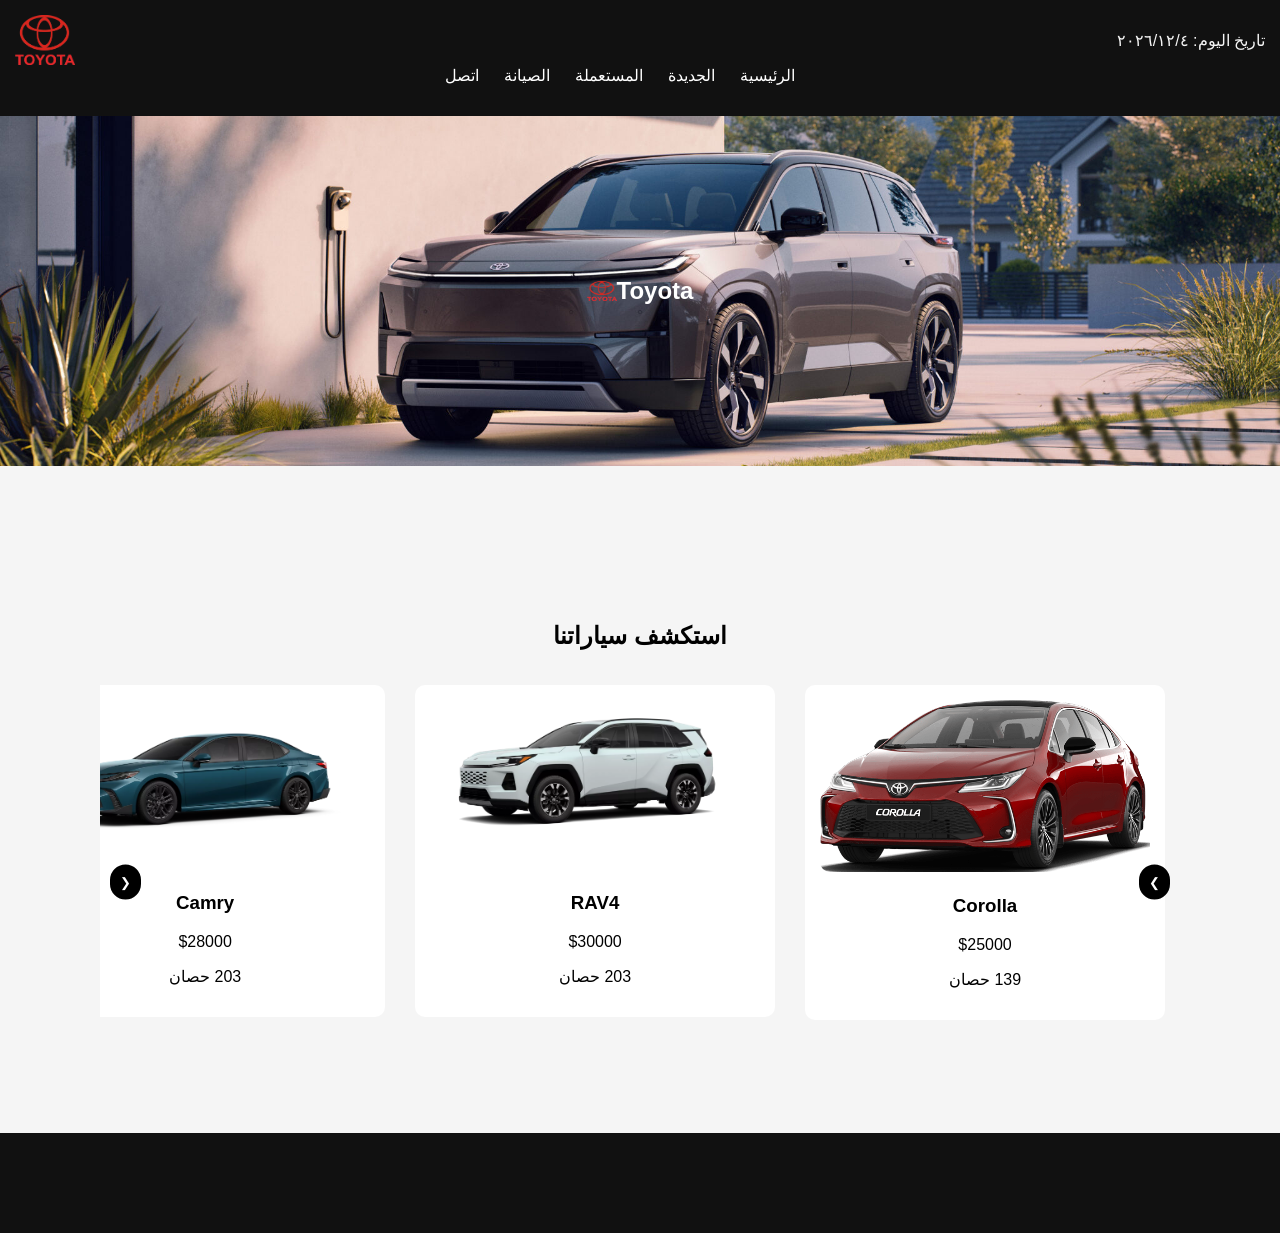
<file: index.html>
<!DOCTYPE html>
<html lang="ar">
<head>
<meta charset="UTF-8">
<title>Toyota</title>
<link rel="stylesheet" href="css/style.css">
</head>

<body>

<header>
    <p id="date"></p>
<nav>
<ul>
<li><a href="#">الرئيسية</a></li>
<li><a href="new-cars.html">الجديدة</a></li>
<li><a href="used-cars.html">المستعملة</a></li>
<li><a href="services.html">الصيانة</a></li>
<li><a href="contact.html">اتصل</a></li>
</ul>
</nav>

<img src="images\toyota-red-logo-11.png" width="60px" height="50px" style ="position:absolute; top:15px; left:15px" >



</header>

<section class="hero">
<h1>Toyota</h1>
<img src="images\toyota-red-logo-11.png" width="30px" height="20px">

</section>

<section class="section">
<p id="date"></p>
</section>

<section class="section">
<h2>استكشف سياراتنا</h2>

<div class="slider-container">

<button class="prev" onclick="prevSlide('mainSlider',6)">❮</button>

<div class="slider" id="mainSlider">

<div class="car-item"><div class="card">
<img src="images/car1.jpg">
<h3>Corolla</h3>
<p>$25000</p>
<p>139 حصان</p>
</div></div>

<div class="car-item"><div class="card">
<img src="images/car2.jpg">
<h3>RAV4</h3>
<p>$30000</p>
<p>203 حصان</p>
</div></div>

<div class="car-item"><div class="card">
<img src="images/car3.jpg">
<h3>Camry</h3>
<p>$28000</p>
<p>203 حصان</p>
</div></div>

<div class="car-item"><div class="card">
<img src="images/car4.jpg">
<h3>Fortuner</h3>
<p>$38500</p>
<p>256 حصان</p>
</div></div>

<div class="car-item"><div class="card">
<img src="images/car5.jpg">
<h3>Land Cursier</h3>
<p>$70000</p>
<p> 400 حصان</p>
</div></div>

<div class="car-item"><div class="card">
<img src="images/car6.jpg">
<h3>Tundra</h3>
<p>$55000</p>
<p>350 حصان</p>
</div></div>

</div>

<button class="next" onclick="nextSlide('mainSlider',6)">❯</button>

</div>
</section>

<script src="js/script.js"></script>
</body>
<footer></footer>
</html>
</file>
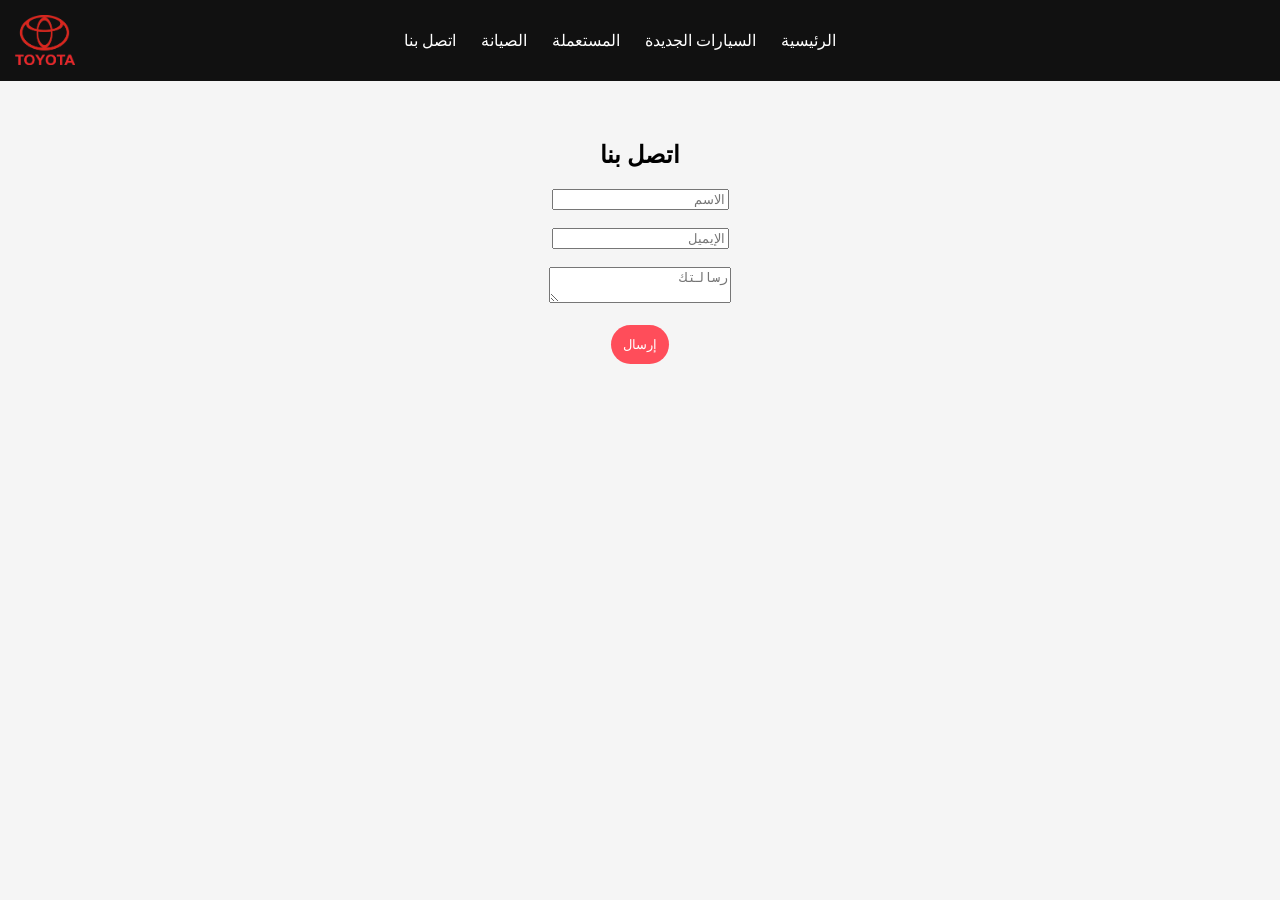
<file: contact.html>
<!DOCTYPE html>
<html lang="ar">
<head>
<meta charset="UTF-8">
<title>اتصل بنا</title>
<link rel="stylesheet" href="style.css">
</head>

<body>

<header>
<nav>
<ul>
<li><a href="index.html">الرئيسية</a></li>
<li><a href="new-cars.html">السيارات الجديدة</a></li>
<li><a href="used-cars.html">المستعملة</a></li>
<li><a href="services.html">الصيانة</a></li>
<li><a href="#">اتصل بنا</a></li>
</ul>
</nav>
<img src="images\toyota-red-logo-11.png" width="60px" height="50px" style ="position:absolute; top:15px; left:15px" >
</header>

<section class="section">
<h2>اتصل بنا</h2>

<form>
<input type="text"  placeholder="الاسم" ><br><br>
<input type="email"  placeholder="الإيميل" ><br><br>
<textarea placeholder="رسالتك"></textarea><br><br>
<button  onclick="contactService()">إرسال</button>
</form>

</section>
<script src="js/script.js"></script>

</body>

</html>
</file>
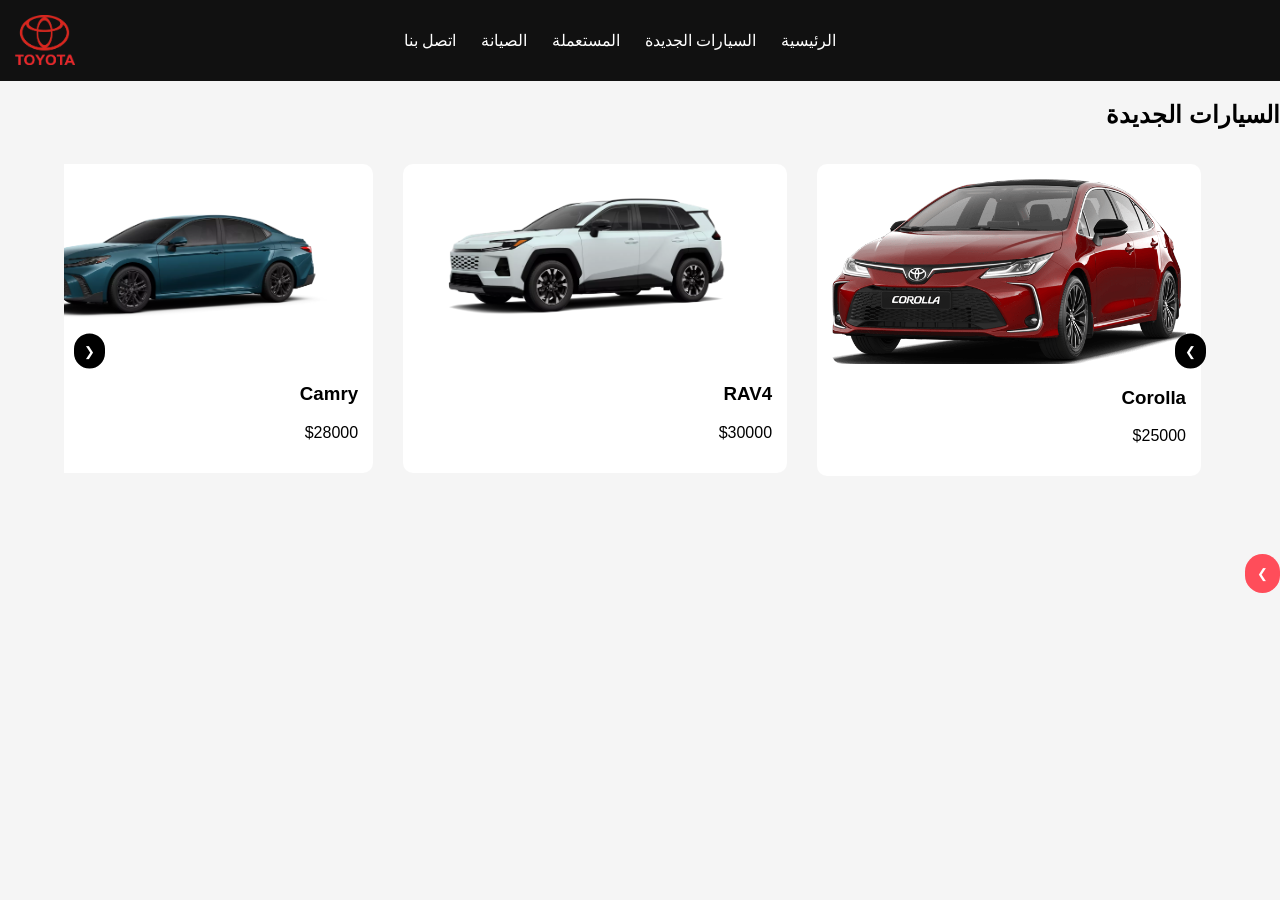
<file: new-cars.html>
<!DOCTYPE html>
<html lang="ar">
<head>
<meta charset="UTF-8">
<title>السيارات الجديدة</title>
<link rel="stylesheet" href="style.css">
</head>

<body>

<header>
<nav>
<ul>
<li><a href="index.html">الرئيسية</a></li>
<li><a href="#">السيارات الجديدة</a></li>
<li><a href="used-cars.html">المستعملة</a></li>
<li><a href="services.html">الصيانة</a></li>
<li><a href="contact.html">اتصل بنا</a></li>
</ul>
</nav>
<img src="images\toyota-red-logo-11.png" width="60px" height="50px" style ="position:absolute; top:15px; left:15px" >
</header>

<section class="car-slider">
<h2>السيارات الجديدة</h2>

<div class="slider-container">

<button class="prev" onclick="prevSlide('newSlider',4)">❮</button>

<div class="slider" id="newSlider">

<div class="car-item"><div class="card">
<img src="images/car1.jpg">
<h3>Corolla</h3>
<p>$25000</p>
</div></div>

<div class="car-item"><div class="card">
<img src="images/car2.jpg">
<h3>RAV4</h3>
<p>$30000</p>
</div></div>

<div class="car-item"><div class="card">
<img src="images/car3.jpg">
<h3>Camry</h3>
<p>$28000</p>
</div></div>

<div class="car-item"><div class="card">
<img src="images/car4.jpg">
<h3>Fortuner</h3>
<p>$38500</p>
</div></div>

</div>

<button class="next" onclick="nextSlide('newSlider',4)">❯</button>

</div>

<button onclick="nextNew()">❯</button>

</div>
</section>
<script src="js/script.js"></script>
</body>

</html>
</file>
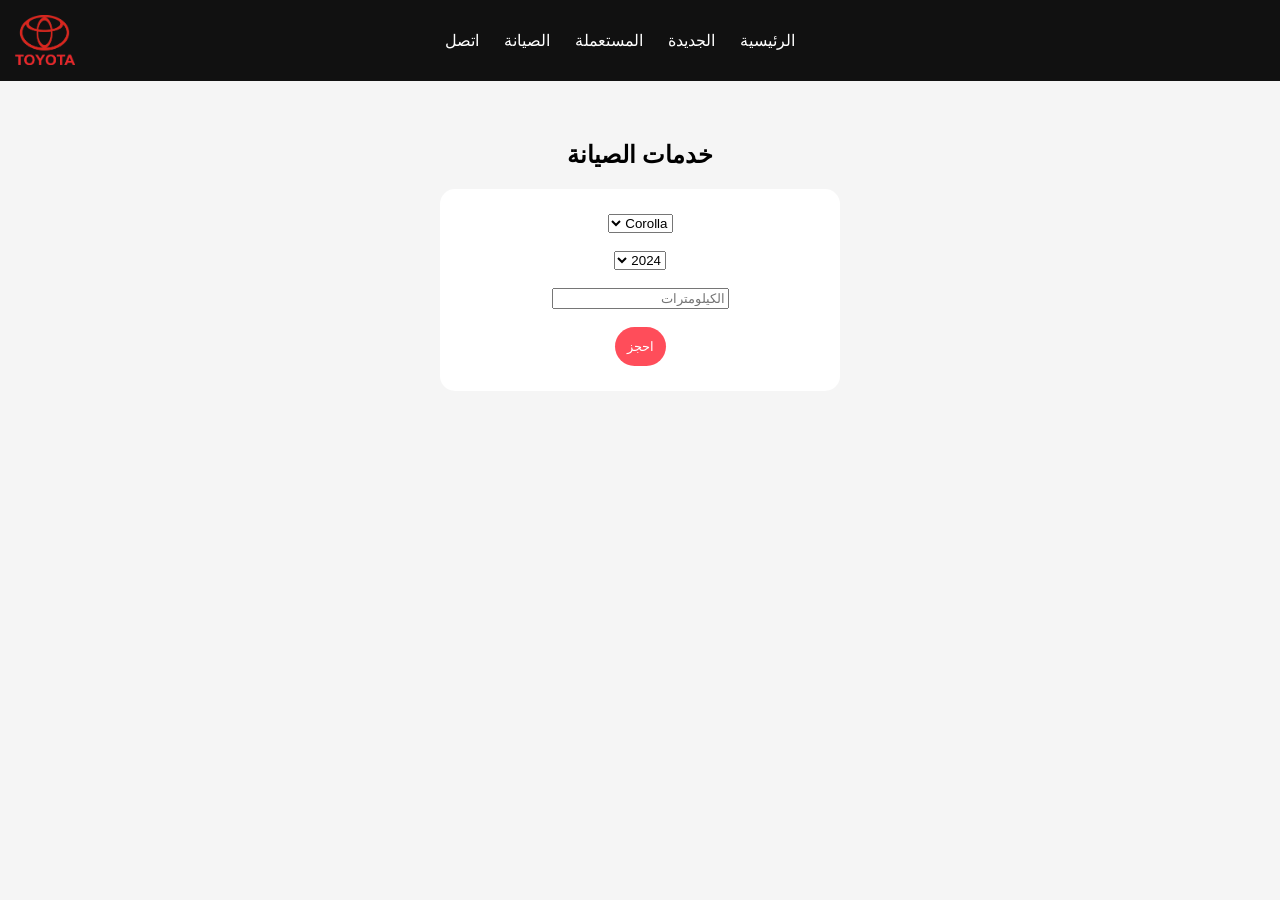
<file: services.html>
<!DOCTYPE html>
<html lang="ar">
<head>
<meta charset="UTF-8">
<title>الصيانة</title>
<link rel="stylesheet" href="css/style.css">
</head>

<body>

<header>
<nav>
<ul>
<li><a href="index.html">الرئيسية</a></li>
<li><a href="new-cars.html">الجديدة</a></li>
<li><a href="used-cars.html">المستعملة</a></li>
<li><a href="#">الصيانة</a></li>
<li><a href="contact.html">اتصل</a></li>
</ul>
</nav>
<img src="images\toyota-red-logo-11.png" width="60px" height="50px" style ="position:absolute; top:15px; left:15px" >
</header>

<section class="section">

<h2>خدمات الصيانة</h2>

<div class="service-box">

<select>
<option>Corolla</option>
<option>Camry</option>
</select><br><br>

<select>
<option>2024</option>
<option>2023</option>
<option>2022</option>
</select><br><br>

<input type="number" placeholder="الكيلومترات"><br><br>

<button onclick="bookService()">احجز</button>

</div>

</section>

<script src="js/script.js"></script>
</body>

</html>
</file>
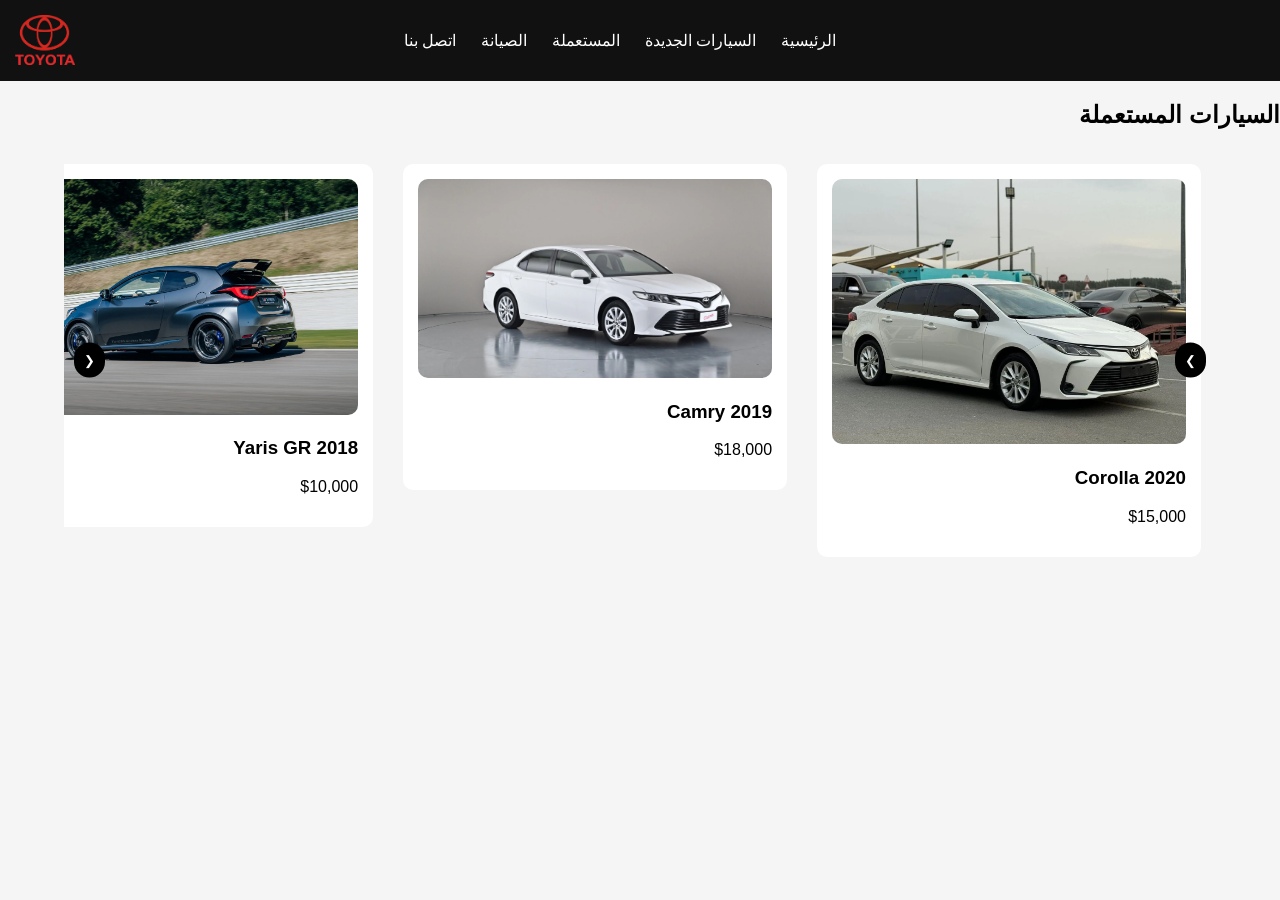
<file: used-cars.html>
<!DOCTYPE html>
<html lang="ar">
<head>
<meta charset="UTF-8">
<title>السيارات المستعملة</title>
<link rel="stylesheet" href="style.css">
</head>

<body>

<header>
<nav>
<ul>
<li><a href="index.html">الرئيسية</a></li>
<li><a href="new-cars.html">السيارات الجديدة</a></li>
<li><a href="#">المستعملة</a></li>
<li><a href="services.html">الصيانة</a></li>
<li><a href="contact.html">اتصل بنا</a></li>
</ul>
</nav>
<img src="images\toyota-red-logo-11.png" width="60px" height="50px" style ="position:absolute; top:15px; left:15px" >
</header>

<section class="car-slider">
<h2>السيارات المستعملة</h2>

<div class="slider-container">

<button class="prev" onclick="prevSlide()">❮</button>

<div class="slider" id="usedSlider">

<div class="car-item"><div class="card">
<img src="images\car7.jpg">
<h3>Corolla 2020</h3>
<p>$15,000</p>
</div></div>

<div class="car-item"><div class="card">
<img src="images\car8.jpg">
<h3>Camry 2019</h3>
<p>$18,000</p>
</div></div>

<div class="car-item"><div class="card">
<img src="images\car9.jpg">
<h3>Yaris GR 2018</h3>
<p>$10,000</p>
</div></div>

</div>

        <button class="next" onclick="nextSlide()">❯</button>

</div>
</section>
<script src="js/script.js"></script>
</body>

</html>
</file>
<file: css/style.css>
body {
    margin: 0;
    font-family: Arial;
    direction: rtl;
    background: #f5f5f5;
}

/* NAVBAR */
header {
    background: #111;
    padding: 15px;
}
footer {
    background: #111;
    padding: 50px;
}

nav ul {
    display: flex;
    justify-content: center;
    gap: 25px;
    list-style: none;
}

nav a {
    color: white;
    text-decoration: none;
}

nav a:hover {
    color: red;
}

/* HERO */
.hero {
    height: 350px;
    background: url('../images/hero.jpg') center/cover;
    display: flex;
    justify-content: center;
    align-items: center;
    color: white;
}

/* SECTION */
.section {
    padding: 40px;
    text-align: center;
}

/* SLIDER */
.slider-container {
    position: relative;
    overflow: hidden;
    width: 90%;
    margin: auto;
}

.slider {
    display: flex;
    transition: 0.5s;
}

.car-item {
    min-width: 33.33%;
    padding: 15px;
}

.card {
    background: white;
    padding: 15px;
    border-radius: 10px;
    transition: 0.3s;
}

.card:hover {
    transform: scale(1.05);
}

.card img {
    width: 100%;
    border-radius: 10px;
}

/* BUTTONS */
.prev, .next {
    position: absolute;
    top: 50%;
    transform: translateY(-50%);
    background: black;
    color: white;
    border: none;
    padding: 10px;
    cursor: pointer;
}

.prev { left: 10px; }
.next { right: 10px; }

/* SERVICES */
.service-box {
    background: white;
    padding: 25px;
    width: 350px;
    margin: auto;
    border-radius: 15px;
}

/* BUTTON */
button {
    background: #ff4d5a;
    color: white;
    border: none;
    padding: 12px;
    border-radius: 20px;
    cursor: pointer;
}
#date {
    color: #f5f5f5;
}
</file>
<file: style.css>
body {
    margin: 0;
    font-family: Arial;
    direction: rtl;
    background: #f5f5f5;
}

/* NAVBAR */
header {
    background: #111;
    padding: 15px;
}

nav ul {
    display: flex;
    justify-content: center;
    gap: 25px;
    list-style: none;
}

nav a {
    color: white;
    text-decoration: none;
}

nav a:hover {
    color: red;
}

/* HERO */
.hero {
    height: 350px;
    background-size: cover;
    background-position: center;
    display: flex;
    justify-content: center;
    align-items: center;
    color: white;
    transition: background-image 1s ease-in-out;
}



/* SECTION */
.section {
    padding: 40px;
    text-align: center;
}

/* SLIDER */
.slider-container {
    position: relative;
    overflow: hidden;
    width: 90%;
    margin: auto;
}


.slider {
    display: flex;
    transition: 0.5s;
}

.car-item {
    min-width: 33.33%;
    padding: 15px;
}

.card {
    background: white;
    padding: 15px;
    border-radius: 10px;
    transition: 0.3s ease, box-shadow 0.4s ease;
}

.card:hover {
    transform: scale(1.05);
     box-shadow: 0 10px 25px rgba(0,0,0,0.2);
}

.card img {
    width: 100%;
    border-radius: 10px;
}

/* BUTTONS */
.prev, .next {
    position: absolute;
    top: 50%;
    transform: translateY(-50%);
    background: black;
    color: white;
    border: none;
    padding: 10px;
    cursor: pointer;
}

.prev { left: 10px; }
.next { right: 10px; }

/* SERVICES */
.service-box {
    background: white;
    padding: 25px;
    width: 350px;
    margin: auto;
    border-radius: 15px;
}

/* BUTTON */
button {
    background: #ff4d5a;
    color: white;
    border: none;
    padding: 12px;
    border-radius: 20px;
    cursor: pointer;
}
</file>
